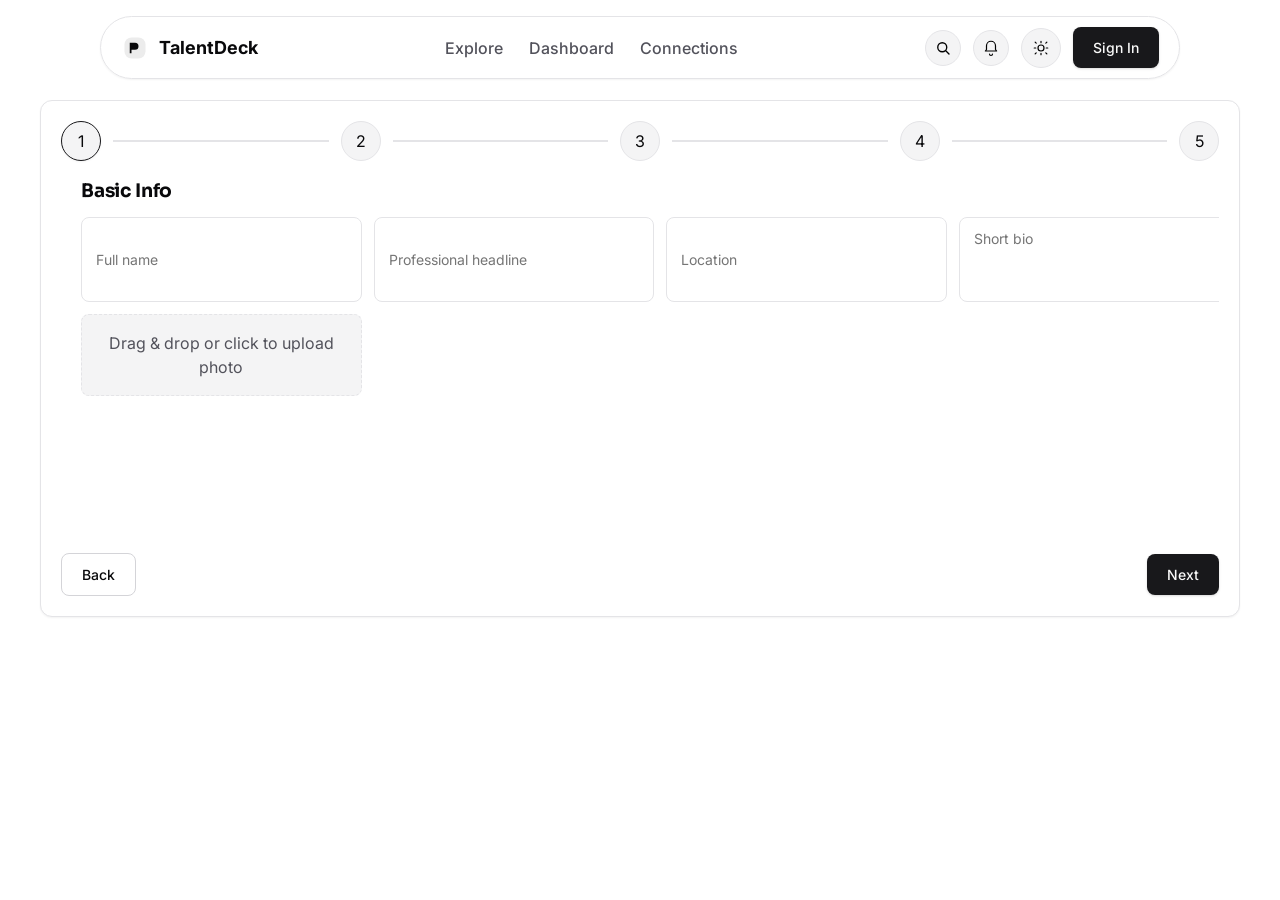
<file: create-profile.html>
<!doctype html>
<html lang="en">

<head>
    <meta charset="UTF-8" />
    <meta name="viewport" content="width=device-width, initial-scale=1.0" />
    <title>Create Profile | TalentDeck</title>
    <link rel="stylesheet" href="css/reset.css" />
    <link rel="stylesheet" href="css/variables.css" />
    <link rel="stylesheet" href="css/base.css" />
    <link rel="stylesheet" href="css/navbar.css" />
    <link rel="stylesheet" href="css/components.css" />
    <link rel="stylesheet" href="css/animations.css" />
    <link rel="stylesheet" href="css/dark-mode.css" />
    <link rel="stylesheet" href="css/pages/create-profile.css" />
</head>

<body>
    <div class="navbar-wrapper">
        <nav class="nav-dock">
            <a class="nav-brand" href="index.html" aria-label="TalentDeck home">
                <svg width="28" height="28" viewBox="0 0 32 32" fill="none" xmlns="http://www.w3.org/2000/svg">
                    <rect x="4" y="4" width="24" height="24" rx="8" fill="currentColor" opacity="0.08" />
                    <path d="M10 22V10h6a4 4 0 1 1 0 8h-4v4z" fill="currentColor" />
                </svg>
                <span>TalentDeck</span>
            </a>
            <div class="nav-links">
                <a data-nav-link href="explore.html">Explore</a>
                <a data-nav-link href="dashboard.html">Dashboard</a>
                <a data-nav-link href="connections.html">Connections</a>
            </div>
            <div class="nav-actions">
                <button class="icon-button" aria-label="Search"><img src="assets/icons/search.svg" width="18"
                        height="18" alt="" /></button>
                <button class="icon-button" aria-label="Notifications"><img src="assets/icons/bell.svg" width="18"
                        height="18" alt="" /></button>
                <button class="theme-toggle" data-theme-toggle aria-label="Toggle theme"><span class="sr-only">Toggle
                        theme</span><img class="theme-toggle__icon theme-toggle__icon--sun" src="assets/icons/sun.svg"
                        alt="" /><img class="theme-toggle__icon theme-toggle__icon--moon" src="assets/icons/moon.svg"
                        alt="" /><span class="theme-toggle__thumb"></span></button>
                <a class="btn btn-primary" href="login.html">Sign In</a>
            </div>
        </nav>
    </div>
    <div class="mobile-dock">
        <a class="mobile-dock__item" href="index.html" aria-label="Home"><img src="assets/icons/grid.svg" width="18"
                height="18" alt="" /></a>
        <a class="mobile-dock__item" href="explore.html" aria-label="Explore"><img src="assets/icons/search.svg"
                width="18" height="18" alt="" /></a>
        <a class="mobile-dock__item" href="dashboard.html" aria-label="Dashboard"><img src="assets/icons/user.svg"
                width="18" height="18" alt="" /></a>
        <a class="mobile-dock__item" href="connections.html" aria-label="Connections"><img src="assets/icons/people.svg"
                width="18" height="18" alt="" /></a>
        <a class="mobile-dock__item" href="create-profile.html" aria-label="Create profile"><img
                src="assets/icons/plus.svg" width="18" height="18" alt="" /></a>
    </div>

    <main class="container create">
        <div class="wizard card">
            <div class="wizard__nav">
                <div class="stepper__item active" data-stepper-item>1</div>
                <div class="stepper__line" data-stepper-line></div>
                <div class="stepper__item" data-stepper-item>2</div>
                <div class="stepper__line" data-stepper-line></div>
                <div class="stepper__item" data-stepper-item>3</div>
                <div class="stepper__line" data-stepper-line></div>
                <div class="stepper__item" data-stepper-item>4</div>
                <div class="stepper__line" data-stepper-line></div>
                <div class="stepper__item" data-stepper-item>5</div>
            </div>
            <div class="wizard__body">
                <div class="wizard__step active" data-step>
                    <h3>Basic Info</h3>
                    <div class="form-grid" style="margin-top:12px;">
                        <input class="input" placeholder="Full name" />
                        <input class="input" placeholder="Professional headline" />
                        <input class="input" placeholder="Location" />
                        <textarea class="textarea" rows="3" maxlength="300" placeholder="Short bio"></textarea>
                        <div class="dropzone">Drag & drop or click to upload photo</div>
                    </div>
                </div>
                <div class="wizard__step" data-step>
                    <h3>Skills</h3>
                    <div class="form-grid" style="margin-top:12px;">
                        <input class="input" placeholder="Current role / title" />
                        <input class="input" type="number" placeholder="Years of experience" />
                    </div>
                    <div class="tag-input" data-tag-input>
                        <div class="chip">TypeScript</div>
                        <div data-tags></div>
                        <input type="text" placeholder="Add skill and press Enter" />
                    </div>
                </div>
                <div class="wizard__step" data-step>
                    <h3>Experience</h3>
                    <div class="inline-card">
                        <div class="form-grid">
                            <input class="input" placeholder="Company name" />
                            <input class="input" placeholder="Role title" />
                            <input class="input" placeholder="Start (MM/YYYY)" />
                            <input class="input" placeholder="End (MM/YYYY)" />
                        </div>
                        <textarea class="textarea" rows="3" placeholder="Description"></textarea>
                        <div class="flex" style="gap:8px; justify-content:flex-end;"><button
                                class="btn btn-outline">Cancel</button><button class="btn btn-primary">Save</button>
                        </div>
                    </div>
                    <div class="list-items">
                        <div class="inline-card">No experiences added yet.</div>
                    </div>
                </div>
                <div class="wizard__step" data-step>
                    <h3>Projects</h3>
                    <div class="inline-card">
                        <div class="form-grid">
                            <input class="input" placeholder="Project name" />
                            <input class="input" placeholder="GitHub URL" />
                            <input class="input" placeholder="Live URL" />
                        </div>
                        <textarea class="textarea" rows="3" placeholder="Description"></textarea>
                        <div class="tag-input" data-tag-input>
                            <div data-tags></div>
                            <input type="text" placeholder="Tech stack tags" />
                        </div>
                        <div class="flex" style="gap:8px; justify-content:flex-end;"><button
                                class="btn btn-outline">Cancel</button><button class="btn btn-primary">Save</button>
                        </div>
                    </div>
                    <div class="list-items">
                        <div class="inline-card">No projects added yet.</div>
                    </div>
                </div>
                <div class="wizard__step" data-step>
                    <h3>Preferences & Publish</h3>
                    <div class="form-grid" style="margin-top:12px;">
                        <label class="chip chip-toggle active">Open to opportunities</label>
                        <div class="chip-grid">
                            <span class="chip chip-toggle">Full-time</span>
                            <span class="chip chip-toggle">Part-time</span>
                            <span class="chip chip-toggle">Contract</span>
                            <span class="chip chip-toggle">Freelance</span>
                        </div>
                        <div class="chip-grid">
                            <span class="chip chip-toggle">Startup</span>
                            <span class="chip chip-toggle">Mid-size</span>
                            <span class="chip chip-toggle">Enterprise</span>
                            <span class="chip chip-toggle">Remote-first</span>
                        </div>
                        <div class="tag-input" data-tag-input>
                            <div data-tags></div>
                            <input type="text" placeholder="Preferred roles" />
                        </div>
                        <label><input type="checkbox" /> Public profile</label>
                    </div>
                    <button class="btn btn-primary" data-publish style="margin-top:12px;">Publish Profile</button>
                </div>
            </div>
            <div class="flex-between" style="margin-top:16px;">
                <button class="btn btn-outline" data-prev>Back</button>
                <button class="btn btn-primary" data-next>Next</button>
            </div>
            <div class="confetti"></div>
        </div>
    </main>

    <script src="js/theme.js" type="module"></script>
    <script src="js/navbar.js" type="module"></script>
    <script src="js/navAuth.js" type="module"></script>
    <script src="js/animations.js" type="module"></script>
    <script src="js/pages/create-profile.js" type="module"></script>
</body>

</html>
</file>
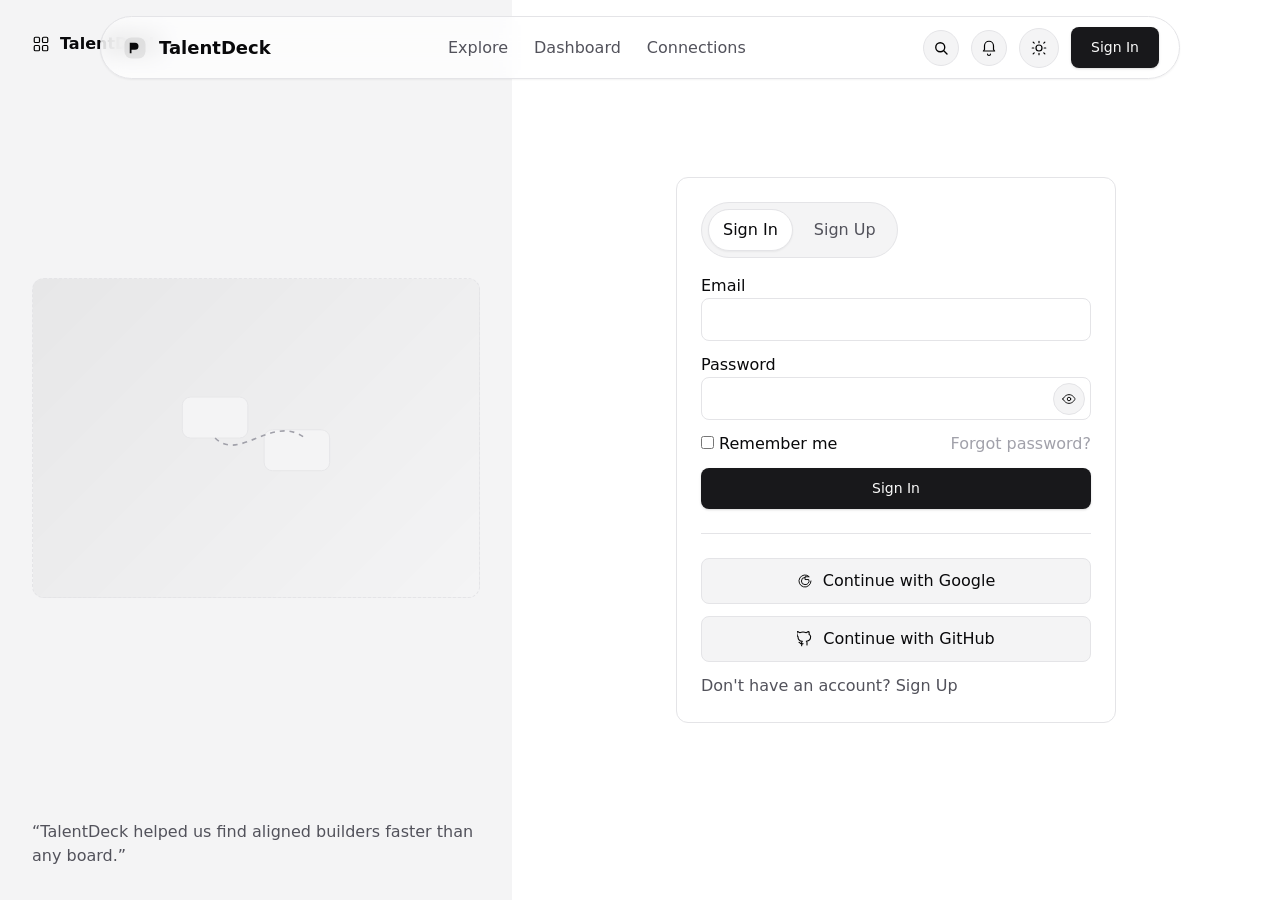
<file: dashboard.html>
<!doctype html>
<html lang="en">

<head>
    <meta charset="UTF-8" />
    <meta name="viewport" content="width=device-width, initial-scale=1.0" />
    <title>Dashboard | TalentDeck</title>
    <link rel="stylesheet" href="css/reset.css" />
    <link rel="stylesheet" href="css/variables.css" />
    <link rel="stylesheet" href="css/base.css" />
    <link rel="stylesheet" href="css/navbar.css" />
    <link rel="stylesheet" href="css/components.css" />
    <link rel="stylesheet" href="css/animations.css" />
    <link rel="stylesheet" href="css/dark-mode.css" />
    <link rel="stylesheet" href="css/pages/dashboard.css" />
</head>

<body style="opacity:0; transition: opacity 0.3s ease;">
    <div class="navbar-wrapper">
        <nav class="nav-dock">
            <a class="nav-brand" href="index.html" aria-label="TalentDeck home">
                <svg width="28" height="28" viewBox="0 0 32 32" fill="none" xmlns="http://www.w3.org/2000/svg">
                    <rect x="4" y="4" width="24" height="24" rx="8" fill="currentColor" opacity="0.08" />
                    <path d="M10 22V10h6a4 4 0 1 1 0 8h-4v4z" fill="currentColor" />
                </svg>
                <span>TalentDeck</span>
            </a>
            <div class="nav-links">
                <a data-nav-link href="explore.html">Explore</a>
                <a data-nav-link href="dashboard.html">Dashboard</a>
                <a data-nav-link href="connections.html">Connections</a>
            </div>
            <div class="nav-actions">
                <button class="icon-button" aria-label="Search"><img src="assets/icons/search.svg" width="18"
                        height="18" alt="" /></button>
                <button class="icon-button" aria-label="Notifications"><img src="assets/icons/bell.svg" width="18"
                        height="18" alt="" /></button>
                <button class="theme-toggle" data-theme-toggle aria-label="Toggle theme"><span class="sr-only">Toggle
                        theme</span><img class="theme-toggle__icon theme-toggle__icon--sun" src="assets/icons/sun.svg"
                        alt="" /><img class="theme-toggle__icon theme-toggle__icon--moon" src="assets/icons/moon.svg"
                        alt="" /><span class="theme-toggle__thumb"></span></button>
                <a class="btn btn-primary" href="login.html">Sign In</a>
            </div>
        </nav>
    </div>
    <div class="mobile-dock">
        <a class="mobile-dock__item" href="index.html" aria-label="Home"><img src="assets/icons/grid.svg" width="18"
                height="18" alt="" /></a>
        <a class="mobile-dock__item" href="explore.html" aria-label="Explore"><img src="assets/icons/search.svg"
                width="18" height="18" alt="" /></a>
        <a class="mobile-dock__item" href="dashboard.html" aria-label="Dashboard"><img src="assets/icons/user.svg"
                width="18" height="18" alt="" /></a>
        <a class="mobile-dock__item" href="connections.html" aria-label="Connections"><img src="assets/icons/people.svg"
                width="18" height="18" alt="" /></a>
        <a class="mobile-dock__item" href="create-profile.html" aria-label="Create profile"><img
                src="assets/icons/plus.svg" width="18" height="18" alt="" /></a>
    </div>

    <div class="dashboard-layout">
        <aside class="sidebar-rail">
            <div class="sidebar-rail__logo">
                <svg width="22" height="22" viewBox="0 0 32 32" fill="none" xmlns="http://www.w3.org/2000/svg">
                    <rect x="4" y="4" width="24" height="24" rx="8" fill="currentColor" opacity="0.08" />
                    <path d="M10 22V10h6a4 4 0 1 1 0 8h-4v4z" fill="currentColor" />
                </svg>
                TalentDeck
            </div>
            <div class="sidebar-user-card">
                <div class="sidebar-user-card__avatar">
                    <img src="https://api.dicebear.com/7.x/notionists/svg?seed=Arjun&backgroundColor=transparent"
                        alt="Arjun" />
                </div>
                <div>
                    <div style="font-weight:600; font-size:14px;">Arjun Mehta</div>
                    <div class="text-muted" style="font-size:12px;">Senior Frontend Engineer</div>
                </div>
            </div>
            <nav class="sidebar-nav">
                <a class="sidebar-link active" href="#" data-sidebar-target="overview"><img src="assets/icons/grid.svg"
                        width="16" height="16" alt="" /> Overview</a>
                <a class="sidebar-link" href="#" data-sidebar-target="profile"><img src="assets/icons/user.svg"
                        width="16" height="16" alt="" /> My Profile</a>
                <a class="sidebar-link" href="connections.html"><img src="assets/icons/people.svg" width="16"
                        height="16" alt="" /> Connections</a>
                <a class="sidebar-link" href="#" data-sidebar-target="messages"><img src="assets/icons/chat.svg"
                        width="16" height="16" alt="" /> Messages <span class="sidebar-badge">3</span></a>
                <a class="sidebar-link" href="#" data-sidebar-target="analytics"><img src="assets/icons/chart.svg"
                        width="16" height="16" alt="" /> Analytics</a>
                <a class="sidebar-link" href="#" data-sidebar-target="settings"><img src="assets/icons/gear.svg"
                        width="16" height="16" alt="" /> Settings</a>
                <a class="sidebar-link sidebar-link--danger" href="#"><img src="assets/icons/exit.svg" width="16"
                        height="16" alt="" /> Logout</a>
            </nav>
        </aside>

        <main class="dashboard-main">
            <!-- OVERVIEW SECTION -->
            <div data-section="overview">
                <header class="dashboard-header">
                    <div>
                        <h2 data-greeting></h2>
                        <p class="text-secondary" data-date></p>
                    </div>
                    <div style="display:flex; gap:10px; align-items:center;">
                        <span class="badge badge-success"><span class="badge-dot"
                                style="background:#16a34a;"></span>Profile Live</span>
                        <span class="badge badge-outline">82% complete</span>
                    </div>
                </header>

                <section class="stats-row" data-stagger>
                    <article class="card stat-card">
                        <div class="stat-card__icon" style="background: rgba(59,130,246,0.1); color: #3b82f6;">
                            <img src="assets/icons/eye.svg" width="20" height="20" alt="" style="filter: none;" />
                        </div>
                        <div>
                            <div class="stat-card__value">2,481</div>
                            <div class="text-secondary">Profile Views</div>
                        </div>
                        <div class="stat-card__sub"><span class="stat-arrow stat-arrow--up">↑</span> +12.4% this week
                        </div>
                    </article>
                    <article class="card stat-card">
                        <div class="stat-card__icon" style="background: rgba(16,185,129,0.1); color: #10b981;">
                            <img src="assets/icons/mail.svg" width="20" height="20" alt="" style="filter: none;" />
                        </div>
                        <div>
                            <div class="stat-card__value">17</div>
                            <div class="text-secondary">Reach Outs</div>
                        </div>
                        <div class="stat-card__sub"><span class="stat-arrow stat-arrow--up">↑</span> +3 this week
                        </div>
                    </article>
                    <article class="card stat-card">
                        <div class="stat-card__icon" style="background: rgba(124,58,237,0.1); color: #7c3aed;">
                            <img src="assets/icons/people.svg" width="20" height="20" alt="" style="filter: none;" />
                        </div>
                        <div>
                            <div class="stat-card__value">8</div>
                            <div class="text-secondary">Connections</div>
                        </div>
                        <div class="stat-card__sub"><span class="stat-arrow stat-arrow--up">↑</span> +2 new</div>
                    </article>
                    <article class="card stat-card">
                        <div class="stat-card__icon" style="background: rgba(245,158,11,0.1); color: #f59e0b;">
                            <img src="assets/icons/star.svg" width="20" height="20" alt="" style="filter: none;" />
                        </div>
                        <div>
                            <div class="stat-card__value">94%</div>
                            <div class="text-secondary">Response Rate</div>
                        </div>
                        <div class="stat-card__sub text-muted">Top 5% on TalentDeck</div>
                    </article>
                </section>

                <div class="dashboard-grid">
                    <section class="card dashboard-card dashboard-card--wide">
                        <div class="dashboard-card__header">
                            <h3>Profile Views — Last 14 Days</h3>
                            <span class="badge badge-outline">Live</span>
                        </div>
                        <div class="chart-container">
                            <canvas data-views-chart></canvas>
                        </div>
                    </section>

                    <section class="card dashboard-card">
                        <div class="dashboard-card__header">
                            <h3>Profile Completion</h3>
                            <span class="text-muted">82%</span>
                        </div>
                        <div class="progress-bar" style="margin-bottom:16px;">
                            <div class="progress-bar__fill" style="width:82%"></div>
                        </div>
                        <div class="checklist">
                            <div class="checklist__item checklist__item--done"><img src="assets/icons/check.svg"
                                    width="14" height="14" alt="" /> Basic Info</div>
                            <div class="checklist__item checklist__item--done"><img src="assets/icons/check.svg"
                                    width="14" height="14" alt="" /> Skills Added</div>
                            <div class="checklist__item checklist__item--done"><img src="assets/icons/check.svg"
                                    width="14" height="14" alt="" /> Work Experience</div>
                            <div class="checklist__item checklist__item--done"><img src="assets/icons/check.svg"
                                    width="14" height="14" alt="" /> Profile Photo</div>
                            <div class="checklist__item"><span class="badge badge-outline">Add Projects
                                    (+10%)</span></div>
                            <div class="checklist__item"><span class="badge badge-outline">Upload Portfolio
                                    (+5%)</span></div>
                            <div class="checklist__item"><span class="badge badge-outline">Add Education
                                    (+3%)</span></div>
                        </div>
                    </section>

                    <section class="card dashboard-card dashboard-card--wide">
                        <div class="dashboard-card__header">
                            <h3>Recent Activity</h3>
                            <a class="btn-ghost" href="connections.html">View All</a>
                        </div>
                        <div class="activity">
                            <div class="activity-item">
                                <div class="activity-item__left">
                                    <div class="avatar"
                                        style="background:#4338ca; width:36px; height:36px; border-radius:50%; font-size:13px;">
                                        <img src="https://api.dicebear.com/7.x/notionists/svg?seed=Priya&backgroundColor=b6e3f4"
                                            alt="PM" />
                                    </div>
                                    <div>
                                        <span><strong>Priya Menon</strong> from Razorpay viewed your
                                            profile</span>
                                        <div class="text-muted" style="font-size:12px;">Senior Recruiter · Design
                                            Systems Team</div>
                                    </div>
                                </div>
                                <span class="text-muted">2h ago</span>
                            </div>
                            <div class="activity-item">
                                <div class="activity-item__left">
                                    <div class="avatar"
                                        style="background:#0f766e; width:36px; height:36px; border-radius:50%; font-size:13px;">
                                        <img src="https://api.dicebear.com/7.x/notionists/svg?seed=Rahul&backgroundColor=c0aede"
                                            alt="RD" />
                                    </div>
                                    <div>
                                        <span><strong>Rahul Desai</strong> sent you a reach out</span>
                                        <div class="text-muted" style="font-size:12px;">Hiring Manager at Zepto ·
                                            Growth Squad</div>
                                    </div>
                                </div>
                                <span class="text-muted">5h ago</span>
                            </div>
                            <div class="activity-item">
                                <div class="activity-item__left">
                                    <div class="avatar"
                                        style="background:#be123c; width:36px; height:36px; border-radius:50%; font-size:13px;">
                                        <img src="https://api.dicebear.com/7.x/notionists/svg?seed=Meera&backgroundColor=d1d4f9"
                                            alt="MG" />
                                    </div>
                                    <div>
                                        <span>You connected with <strong>Meera Gupta</strong></span>
                                        <div class="text-muted" style="font-size:12px;">Talent Partner at Swiggy
                                        </div>
                                    </div>
                                </div>
                                <span class="text-muted">1d ago</span>
                            </div>
                            <div class="activity-item">
                                <div class="activity-item__left">
                                    <div class="avatar"
                                        style="background:#7c3aed; width:36px; height:36px; border-radius:50%; font-size:13px;">
                                        <img src="https://api.dicebear.com/7.x/notionists/svg?seed=Aria&backgroundColor=ffd5dc"
                                            alt="AL" />
                                    </div>
                                    <div>
                                        <span><strong>Aria Lane</strong> from Stripe saved your profile</span>
                                        <div class="text-muted" style="font-size:12px;">Recruiter · Platform
                                            Engineering</div>
                                    </div>
                                </div>
                                <span class="text-muted">2d ago</span>
                            </div>
                            <div class="activity-item">
                                <div class="activity-item__left">
                                    <div class="avatar"
                                        style="background:#2563eb; width:36px; height:36px; border-radius:50%; font-size:13px;">
                                        <img src="https://api.dicebear.com/7.x/notionists/svg?seed=Leo&backgroundColor=b6e3f4"
                                            alt="LC" />
                                    </div>
                                    <div>
                                        <span><strong>Leo Chen</strong> from Figma wants to connect</span>
                                        <div class="text-muted" style="font-size:12px;">Design Recruiter · IC Roles
                                        </div>
                                    </div>
                                </div>
                                <span class="text-muted">3d ago</span>
                            </div>
                        </div>
                    </section>

                    <section class="card dashboard-card">
                        <div class="dashboard-card__header">
                            <h3>Your Top Skills</h3>
                        </div>
                        <div class="skill-demand-list">
                            <div class="skill-demand-item">
                                <div class="flex-between">
                                    <span class="chip chip--blue">React</span>
                                    <span class="text-muted">Match: 94%</span>
                                </div>
                                <div class="progress-bar">
                                    <div class="progress-bar__fill" style="width:94%"></div>
                                </div>
                            </div>
                            <div class="skill-demand-item">
                                <div class="flex-between">
                                    <span class="chip chip--blue">TypeScript</span>
                                    <span class="text-muted">Match: 89%</span>
                                </div>
                                <div class="progress-bar">
                                    <div class="progress-bar__fill" style="width:89%"></div>
                                </div>
                            </div>
                            <div class="skill-demand-item">
                                <div class="flex-between">
                                    <span class="chip chip--green">Node.js</span>
                                    <span class="text-muted">Match: 76%</span>
                                </div>
                                <div class="progress-bar">
                                    <div class="progress-bar__fill" style="width:76%"></div>
                                </div>
                            </div>
                            <div class="skill-demand-item">
                                <div class="flex-between">
                                    <span class="chip chip--purple">Figma</span>
                                    <span class="text-muted">Match: 65%</span>
                                </div>
                                <div class="progress-bar">
                                    <div class="progress-bar__fill" style="width:65%"></div>
                                </div>
                            </div>
                            <div class="skill-demand-item">
                                <div class="flex-between">
                                    <span class="chip">CSS</span>
                                    <span class="text-muted">Match: 58%</span>
                                </div>
                                <div class="progress-bar">
                                    <div class="progress-bar__fill" style="width:58%"></div>
                                </div>
                            </div>
                        </div>
                    </section>
                </div>

                <section style="margin-top:20px;">
                    <h3 style="margin-bottom:10px;">Quick Actions</h3>
                    <div class="quick-actions">
                        <div class="quick-card" data-quick="Edit Profile">
                            <div class="quick-card__icon" style="background:rgba(59,130,246,0.1);">
                                <img src="assets/icons/user.svg" width="18" height="18" alt="" />
                            </div>
                            <div>
                                <div style="font-weight:600;">Edit Profile</div>
                                <div class="text-muted" style="font-size:12px;">Update your info</div>
                            </div>
                        </div>
                        <div class="quick-card" data-quick="Share Profile">
                            <div class="quick-card__icon" style="background:rgba(16,185,129,0.1);">
                                <img src="assets/icons/linkedin.svg" width="18" height="18" alt="" />
                            </div>
                            <div>
                                <div style="font-weight:600;">Share Link</div>
                                <div class="text-muted" style="font-size:12px;">Copy profile URL</div>
                            </div>
                        </div>
                        <div class="quick-card" data-quick="Preview">
                            <div class="quick-card__icon" style="background:rgba(124,58,237,0.1);">
                                <img src="assets/icons/globe.svg" width="18" height="18" alt="" />
                            </div>
                            <div>
                                <div style="font-weight:600;">Public Preview</div>
                                <div class="text-muted" style="font-size:12px;">View as recruiter</div>
                            </div>
                        </div>
                        <div class="quick-card" data-quick="Download Resume">
                            <div class="quick-card__icon" style="background:rgba(245,158,11,0.1);">
                                <img src="assets/icons/briefcase.svg" width="18" height="18" alt="" />
                            </div>
                            <div>
                                <div style="font-weight:600;">Download Resume</div>
                                <div class="text-muted" style="font-size:12px;">Auto-generated PDF</div>
                            </div>
                        </div>
                    </div>
                </section>

                <section style="margin-top:20px;">
                    <div class="flex-between" style="margin-bottom:10px;">
                        <h3>Companies Interested in You</h3>
                        <a class="btn-ghost" href="connections.html">See All</a>
                    </div>
                    <div class="companies-grid">
                        <div class="company-card card">
                            <div class="company-card__logo" style="background:#000; color:#fff;">R</div>
                            <div>
                                <div style="font-weight:600;">Razorpay</div>
                                <div class="text-muted" style="font-size:13px;">Design Systems · Bangalore</div>
                            </div>
                            <span class="badge badge-success">Active</span>
                        </div>
                        <div class="company-card card">
                            <div class="company-card__logo" style="background:#dc2626; color:#fff;">Z</div>
                            <div>
                                <div style="font-weight:600;">Zepto</div>
                                <div class="text-muted" style="font-size:13px;">Growth Squad · Mumbai</div>
                            </div>
                            <span class="badge badge-warning">Pending</span>
                        </div>
                        <div class="company-card card">
                            <div class="company-card__logo" style="background:#f97316; color:#fff;">S</div>
                            <div>
                                <div style="font-weight:600;">Swiggy</div>
                                <div class="text-muted" style="font-size:13px;">Platform · Bangalore</div>
                            </div>
                            <span class="badge badge-success">Connected</span>
                        </div>
                        <div class="company-card card">
                            <div class="company-card__logo" style="background:#6366f1; color:#fff;">S</div>
                            <div>
                                <div style="font-weight:600;">Stripe</div>
                                <div class="text-muted" style="font-size:13px;">Frontend · Remote</div>
                            </div>
                            <span class="badge badge-outline">Saved</span>
                        </div>
                    </div>
                </section>
            </div>

            <!-- PROFILE SECTION -->
            <div data-section="profile" style="display:none;">
                <header class="dashboard-header">
                    <h2>My Profile</h2>
                    <a class="btn btn-primary" href="profile.html?id=1">View Public Profile</a>
                </header>
                <div class="profile-preview-card card">
                    <div class="profile-preview-card__cover"></div>
                    <div class="profile-preview-card__body">
                        <div class="profile-preview-card__avatar">
                            <img src="https://api.dicebear.com/7.x/notionists/svg?seed=Arjun&backgroundColor=transparent"
                                alt="Arjun Mehta" />
                        </div>
                        <div class="profile-preview-card__info">
                            <h3>Arjun Mehta</h3>
                            <p class="text-secondary">Senior Frontend Engineer · 6 years experience</p>
                            <p class="text-muted">Bangalore, India</p>
                            <div class="chip-grid" style="margin-top:12px;">
                                <span class="chip chip--blue">React</span>
                                <span class="chip chip--blue">TypeScript</span>
                                <span class="chip chip--green">Node.js</span>
                                <span class="chip chip--purple">Figma</span>
                                <span class="chip">CSS</span>
                            </div>
                        </div>
                    </div>
                    <div style="padding:20px;">
                        <p class="text-secondary">Crafting pixel-perfect UIs with a passion for performance and
                            accessibility. Open to founding engineer roles at early-stage startups.</p>
                        <div class="divider"></div>
                        <div class="flex-between">
                            <div>
                                <span class="badge badge-success"><span class="badge-dot"
                                        style="background:#16a34a;"></span>Open to Opportunities</span>
                            </div>
                            <div style="display:flex; gap:8px;">
                                <span class="chip">Full-time</span>
                                <span class="chip">Contract</span>
                            </div>
                        </div>
                    </div>
                </div>
            </div>

            <!-- MESSAGES SECTION -->
            <div data-section="messages" style="display:none;">
                <header class="dashboard-header">
                    <h2>Messages</h2>
                    <span class="badge badge-default">3 unread</span>
                </header>
                <div class="messages-list">
                    <div class="message-item message-item--unread">
                        <div class="avatar" style="background:#4338ca; width:40px; height:40px; border-radius:50%;">
                            <img src="https://api.dicebear.com/7.x/notionists/svg?seed=Priya&backgroundColor=b6e3f4"
                                alt="PM" />
                        </div>
                        <div class="message-item__body">
                            <div class="flex-between">
                                <strong>Priya Menon</strong>
                                <span class="text-muted" style="font-size:12px;">2h ago</span>
                            </div>
                            <div class="text-secondary" style="font-size:13px;">Razorpay · Senior Recruiter
                            </div>
                            <p style="margin-top:4px;">Hi Arjun! I saw your profile and loved your work on
                                design systems. We have an opening that could be a great fit...</p>
                        </div>
                    </div>
                    <div class="message-item message-item--unread">
                        <div class="avatar" style="background:#0f766e; width:40px; height:40px; border-radius:50%;">
                            <img src="https://api.dicebear.com/7.x/notionists/svg?seed=Rahul&backgroundColor=c0aede"
                                alt="RD" />
                        </div>
                        <div class="message-item__body">
                            <div class="flex-between">
                                <strong>Rahul Desai</strong>
                                <span class="text-muted" style="font-size:12px;">5h ago</span>
                            </div>
                            <div class="text-secondary" style="font-size:13px;">Zepto · Hiring Manager</div>
                            <p style="margin-top:4px;">Hey! We're building a new product growth squad and your
                                frontend + product thinking stands out. Would love to chat...</p>
                        </div>
                    </div>
                    <div class="message-item message-item--unread">
                        <div class="avatar" style="background:#2563eb; width:40px; height:40px; border-radius:50%;">
                            <img src="https://api.dicebear.com/7.x/notionists/svg?seed=Leo&backgroundColor=b6e3f4"
                                alt="LC" />
                        </div>
                        <div class="message-item__body">
                            <div class="flex-between">
                                <strong>Leo Chen</strong>
                                <span class="text-muted" style="font-size:12px;">3d ago</span>
                            </div>
                            <div class="text-secondary" style="font-size:13px;">Figma · Design Recruiter</div>
                            <p style="margin-top:4px;">Your design system pipeline project (Forma) is exactly
                                the kind of work we value at Figma. Are you open to exploring IC roles?</p>
                        </div>
                    </div>
                    <div class="message-item">
                        <div class="avatar" style="background:#be123c; width:40px; height:40px; border-radius:50%;">
                            <img src="https://api.dicebear.com/7.x/notionists/svg?seed=Meera&backgroundColor=d1d4f9"
                                alt="MG" />
                        </div>
                        <div class="message-item__body">
                            <div class="flex-between">
                                <strong>Meera Gupta</strong>
                                <span class="text-muted" style="font-size:12px;">1d ago</span>
                            </div>
                            <div class="text-secondary" style="font-size:13px;">Swiggy · Talent Partner</div>
                            <p style="margin-top:4px;">Thanks for connecting! I'd love to set up a call to
                                discuss the platform engineering role. When works for you?</p>
                        </div>
                    </div>
                    <div class="message-item">
                        <div class="avatar" style="background:#7c3aed; width:40px; height:40px; border-radius:50%;">
                            <img src="https://api.dicebear.com/7.x/notionists/svg?seed=Vikram&backgroundColor=ffd5dc"
                                alt="VR" />
                        </div>
                        <div class="message-item__body">
                            <div class="flex-between">
                                <strong>Vikram Rao</strong>
                                <span class="text-muted" style="font-size:12px;">5d ago</span>
                            </div>
                            <div class="text-secondary" style="font-size:13px;">PhonePe · Engineering Manager
                            </div>
                            <p style="margin-top:4px;">We've been impressed by your contributions to open
                                source. Our payments team is looking for someone with exactly your skillset.</p>
                        </div>
                    </div>
                </div>
            </div>

            <!-- ANALYTICS SECTION -->
            <div data-section="analytics" style="display:none;">
                <header class="dashboard-header">
                    <h2>Analytics</h2>
                    <span class="badge badge-outline">Last 30 days</span>
                </header>
                <div class="analytics-grid">
                    <div class="card stat-card">
                        <div class="stat-card__value">2,481</div>
                        <div class="text-secondary">Profile Views</div>
                        <div class="stat-card__sub"><span class="stat-arrow stat-arrow--up">↑</span> +32% vs last
                            month</div>
                    </div>
                    <div class="card stat-card">
                        <div class="stat-card__value">147</div>
                        <div class="text-secondary">Search Appearances</div>
                        <div class="stat-card__sub"><span class="stat-arrow stat-arrow--up">↑</span> +18% vs last
                            month</div>
                    </div>
                    <div class="card stat-card">
                        <div class="stat-card__value">17</div>
                        <div class="text-secondary">Reach Outs</div>
                        <div class="stat-card__sub"><span class="stat-arrow stat-arrow--up">↑</span> +5 vs last
                            month</div>
                    </div>
                    <div class="card stat-card">
                        <div class="stat-card__value">42s</div>
                        <div class="text-secondary">Avg. Time on Profile</div>
                        <div class="stat-card__sub text-muted">Above average</div>
                    </div>
                </div>
                <div class="card" style="margin-top:16px; padding:20px;">
                    <h3 style="margin-bottom:12px;">Where Views Come From</h3>
                    <div class="source-list">
                        <div class="source-item">
                            <div class="flex" style="gap:10px; align-items:center;">
                                <div class="source-bar" style="width:65%; background: var(--accent); opacity:0.15;">
                                </div>
                                <span>Direct Search</span>
                            </div>
                            <span class="text-muted">65%</span>
                        </div>
                        <div class="source-item">
                            <div class="flex" style="gap:10px; align-items:center;">
                                <div class="source-bar" style="width:20%; background: #3b82f6; opacity:0.3;"></div>
                                <span>Explore Page</span>
                            </div>
                            <span class="text-muted">20%</span>
                        </div>
                        <div class="source-item">
                            <div class="flex" style="gap:10px; align-items:center;">
                                <div class="source-bar" style="width:10%; background: #10b981; opacity:0.3;"></div>
                                <span>Shared Link</span>
                            </div>
                            <span class="text-muted">10%</span>
                        </div>
                        <div class="source-item">
                            <div class="flex" style="gap:10px; align-items:center;">
                                <div class="source-bar" style="width:5%; background: #f59e0b; opacity:0.3;"></div>
                                <span>External</span>
                            </div>
                            <span class="text-muted">5%</span>
                        </div>
                    </div>
                </div>
                <div class="card" style="margin-top:16px; padding:20px;">
                    <h3 style="margin-bottom:12px;">Top Searching Companies</h3>
                    <div class="activity">
                        <div class="activity-item">
                            <div class="activity-item__left">
                                <div class="company-card__logo"
                                    style="background:#000; color:#fff; width:36px; height:36px;">R</div>
                                <span>Razorpay — 12 views</span>
                            </div>
                            <span class="text-muted">Bangalore</span>
                        </div>
                        <div class="activity-item">
                            <div class="activity-item__left">
                                <div class="company-card__logo"
                                    style="background:#6366f1; color:#fff; width:36px; height:36px;">S</div>
                                <span>Stripe — 8 views</span>
                            </div>
                            <span class="text-muted">Remote</span>
                        </div>
                        <div class="activity-item">
                            <div class="activity-item__left">
                                <div class="company-card__logo"
                                    style="background:#dc2626; color:#fff; width:36px; height:36px;">Z</div>
                                <span>Zepto — 6 views</span>
                            </div>
                            <span class="text-muted">Mumbai</span>
                        </div>
                        <div class="activity-item">
                            <div class="activity-item__left">
                                <div class="company-card__logo"
                                    style="background:#f97316; color:#fff; width:36px; height:36px;">S</div>
                                <span>Swiggy — 4 views</span>
                            </div>
                            <span class="text-muted">Bangalore</span>
                        </div>
                    </div>
                </div>
            </div>

            <!-- SETTINGS SECTION -->
            <div data-section="settings" style="display:none;">
                <header class="dashboard-header">
                    <h2>Settings</h2>
                </header>
                <div class="settings-grid">
                    <section class="card" style="padding:20px;">
                        <h3 style="margin-bottom:16px;">Notifications</h3>
                        <div class="settings-list">
                            <label class="settings-item">
                                <div>
                                    <div style="font-weight:500;">Email Notifications</div>
                                    <div class="text-muted" style="font-size:13px;">Get notified when someone
                                        reaches out</div>
                                </div>
                                <input type="checkbox" checked />
                            </label>
                            <label class="settings-item">
                                <div>
                                    <div style="font-weight:500;">Weekly Digest</div>
                                    <div class="text-muted" style="font-size:13px;">Summary of profile views &
                                        reach outs</div>
                                </div>
                                <input type="checkbox" checked />
                            </label>
                            <label class="settings-item">
                                <div>
                                    <div style="font-weight:500;">Marketing Emails</div>
                                    <div class="text-muted" style="font-size:13px;">Product updates and tips
                                    </div>
                                </div>
                                <input type="checkbox" />
                            </label>
                        </div>
                    </section>
                    <section class="card" style="padding:20px;">
                        <h3 style="margin-bottom:16px;">Privacy</h3>
                        <div class="settings-list">
                            <label class="settings-item">
                                <div>
                                    <div style="font-weight:500;">Public Profile</div>
                                    <div class="text-muted" style="font-size:13px;">Visible to recruiters on
                                        Explore</div>
                                </div>
                                <input type="checkbox" checked />
                            </label>
                            <label class="settings-item">
                                <div>
                                    <div style="font-weight:500;">Show Location</div>
                                    <div class="text-muted" style="font-size:13px;">Display your city on your
                                        profile</div>
                                </div>
                                <input type="checkbox" checked />
                            </label>
                            <label class="settings-item">
                                <div>
                                    <div style="font-weight:500;">Allow Direct Messages</div>
                                    <div class="text-muted" style="font-size:13px;">Recruiters can message you
                                        directly</div>
                                </div>
                                <input type="checkbox" checked />
                            </label>
                        </div>
                    </section>
                    <section class="card" style="padding:20px;">
                        <h3 style="margin-bottom:16px;">Account</h3>
                        <div class="settings-list">
                            <div class="settings-item">
                                <div>
                                    <div style="font-weight:500;">Email</div>
                                    <div class="text-muted" style="font-size:13px;">arjun@talentdeck.com</div>
                                </div>
                                <button class="btn btn-outline"
                                    style="padding:6px 12px; font-size:13px;">Change</button>
                            </div>
                            <div class="settings-item">
                                <div>
                                    <div style="font-weight:500;">Password</div>
                                    <div class="text-muted" style="font-size:13px;">Last changed 30 days ago
                                    </div>
                                </div>
                                <button class="btn btn-outline"
                                    style="padding:6px 12px; font-size:13px;">Update</button>
                            </div>
                            <div class="settings-item" style="border-bottom:none;">
                                <div>
                                    <div style="font-weight:500; color:var(--destructive);">Delete Account</div>
                                    <div class="text-muted" style="font-size:13px;">Permanently delete your
                                        account and data</div>
                                </div>
                                <button class="btn btn-outline"
                                    style="padding:6px 12px; font-size:13px; border-color:var(--destructive); color:var(--destructive);">Delete</button>
                            </div>
                        </div>
                    </section>
                </div>
            </div>
        </main>
    </div>

    <script src="js/theme.js" type="module"></script>
    <script src="js/navbar.js" type="module"></script>
    <script src="js/navAuth.js" type="module"></script>
    <script src="js/animations.js" type="module"></script>
    <script src="js/pages/dashboard.js" type="module"></script>
</body>

</html>
</file>
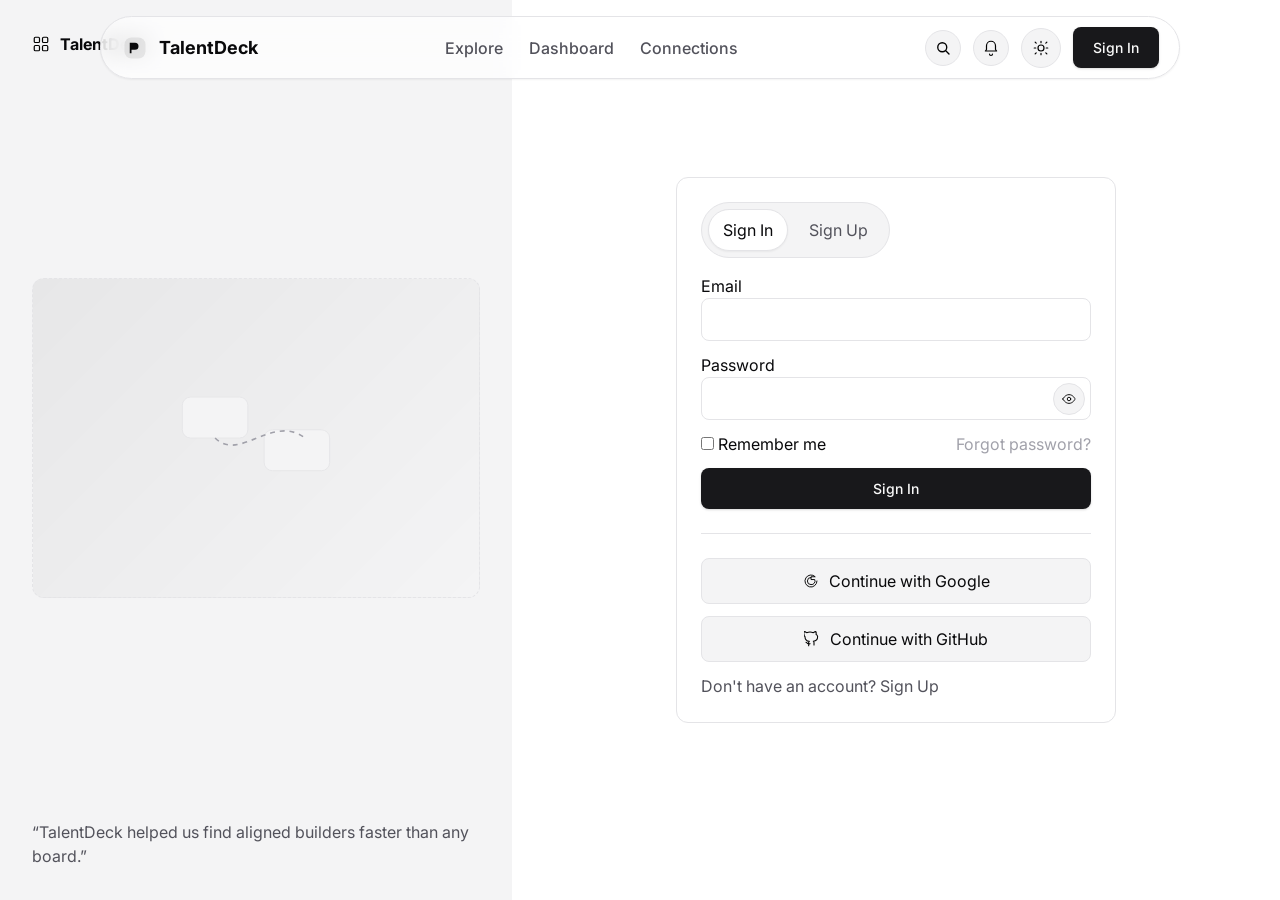
<file: login.html>
<!doctype html>
<html lang="en">

<head>
    <meta charset="UTF-8" />
    <meta name="viewport" content="width=device-width, initial-scale=1.0" />
    <title>Login | TalentDeck</title>
    <link rel="stylesheet" href="css/reset.css" />
    <link rel="stylesheet" href="css/variables.css" />
    <link rel="stylesheet" href="css/base.css" />
    <link rel="stylesheet" href="css/navbar.css" />
    <link rel="stylesheet" href="css/components.css" />
    <link rel="stylesheet" href="css/animations.css" />
    <link rel="stylesheet" href="css/dark-mode.css" />
    <link rel="stylesheet" href="css/pages/login.css" />
</head>

<body>
    <div class="navbar-wrapper">
        <nav class="nav-dock">
            <a class="nav-brand" href="index.html" aria-label="TalentDeck home">
                <svg width="28" height="28" viewBox="0 0 32 32" fill="none" xmlns="http://www.w3.org/2000/svg">
                    <rect x="4" y="4" width="24" height="24" rx="8" fill="currentColor" opacity="0.08" />
                    <path d="M10 22V10h6a4 4 0 1 1 0 8h-4v4z" fill="currentColor" />
                </svg>
                <span>TalentDeck</span>
            </a>
            <div class="nav-links">
                <a data-nav-link href="explore.html">Explore</a>
                <a data-nav-link href="dashboard.html">Dashboard</a>
                <a data-nav-link href="connections.html">Connections</a>
            </div>
            <div class="nav-actions">
                <button class="icon-button" aria-label="Search"><img src="assets/icons/search.svg" width="18"
                        height="18" alt="" /></button>
                <button class="icon-button" aria-label="Notifications"><img src="assets/icons/bell.svg" width="18"
                        height="18" alt="" /></button>
                <button class="theme-toggle" data-theme-toggle aria-label="Toggle theme"><span class="sr-only">Toggle
                        theme</span><img class="theme-toggle__icon theme-toggle__icon--sun" src="assets/icons/sun.svg"
                        alt="" /><img class="theme-toggle__icon theme-toggle__icon--moon" src="assets/icons/moon.svg"
                        alt="" /><span class="theme-toggle__thumb"></span></button>
                <a class="btn btn-primary" href="login.html">Sign In</a>
            </div>
        </nav>
    </div>
    <div class="mobile-dock">
        <a class="mobile-dock__item" href="index.html" aria-label="Home"><img src="assets/icons/grid.svg" width="18"
                height="18" alt="" /></a>
        <a class="mobile-dock__item" href="explore.html" aria-label="Explore"><img src="assets/icons/search.svg"
                width="18" height="18" alt="" /></a>
        <a class="mobile-dock__item" href="dashboard.html" aria-label="Dashboard"><img src="assets/icons/user.svg"
                width="18" height="18" alt="" /></a>
        <a class="mobile-dock__item" href="connections.html" aria-label="Connections"><img src="assets/icons/people.svg"
                width="18" height="18" alt="" /></a>
        <a class="mobile-dock__item" href="create-profile.html" aria-label="Create profile"><img
                src="assets/icons/plus.svg" width="18" height="18" alt="" /></a>
    </div>

    <main class="auth-layout">
        <div class="auth-visual">
            <div class="auth-visual__logo">
                <img src="assets/icons/grid.svg" width="18" height="18" alt="" />
                <span>TalentDeck</span>
            </div>
            <div class="auth-visual__art">
                <svg width="180" height="120" viewBox="0 0 220 140" fill="none" xmlns="http://www.w3.org/2000/svg"
                    aria-hidden="true">
                    <rect x="20" y="20" width="80" height="50" rx="10" fill="var(--surface)" stroke="var(--border)" />
                    <rect x="120" y="60" width="80" height="50" rx="10" fill="var(--surface)" stroke="var(--border)" />
                    <path d="M60 70 C90 100 130 40 170 70" stroke="var(--text-muted)" stroke-width="2"
                        stroke-dasharray="6 6" />
                </svg>
            </div>
            <p class="text-secondary">“TalentDeck helped us find aligned builders faster than any board.”</p>
        </div>

        <section class="auth-form">
            <div class="auth-card">
                <div class="tabs auth-tabs">
                    <button class="tab active" data-auth-tab="signin">Sign In</button>
                    <button class="tab" data-auth-tab="signup">Sign Up</button>
                </div>

                <form class="auth-fields active" data-auth-panel="signin" data-signin>
                    <label>Email<input class="input" type="email" required /></label>
                    <label>Password<div style="position:relative;"><input class="input" type="password"
                                required /><button type="button" class="icon-button" data-eye
                                style="position:absolute; right:6px; top:6px; width:32px; height:32px;"><img
                                    src="assets/icons/eye.svg" width="14" height="14" alt="" /></button></div></label>
                    <div class="inline">
                        <label><input type="checkbox" /> Remember me</label>
                        <a class="text-muted" href="#">Forgot password?</a>
                    </div>
                    <button class="btn btn-primary" type="submit">Sign In</button>
                    <div class="divider"></div>
                    <button class="oauth-btn"><img src="assets/icons/google.svg" width="16" height="16" alt="" />
                        Continue with Google</button>
                    <button class="oauth-btn"><img src="assets/icons/github.svg" width="16" height="16" alt="" />
                        Continue with GitHub</button>
                    <p class="text-secondary">Don't have an account? <a href="#" data-auth-tab="signup">Sign Up</a></p>
                </form>

                <form class="auth-fields" data-auth-panel="signup" data-signup>
                    <label>Full name<input class="input" type="text" required /></label>
                    <label>Email<input class="input" type="email" required /></label>
                    <label>Password<div class="strength">
                            <div class="strength__fill"></div>
                        </div>
                        <div style="position:relative;"><input class="input" type="password" data-password
                                required /><button type="button" class="icon-button" data-eye
                                style="position:absolute; right:6px; top:6px; width:32px; height:32px;"><img
                                    src="assets/icons/eye.svg" width="14" height="14" alt="" /></button></div>
                    </label>
                    <div class="role-toggle">
                        <div class="role-card active">I'm a Talent</div>
                        <div class="role-card">I'm a Recruiter</div>
                    </div>
                    <label><input type="checkbox" required /> I agree to terms</label>
                    <button class="btn btn-primary" type="submit">Create Account</button>
                    <div class="divider"></div>
                    <button class="oauth-btn"><img src="assets/icons/google.svg" width="16" height="16" alt="" />
                        Continue with Google</button>
                    <button class="oauth-btn"><img src="assets/icons/github.svg" width="16" height="16" alt="" />
                        Continue with GitHub</button>
                </form>
            </div>
        </section>
    </main>

    <script src="js/theme.js" type="module"></script>
    <script src="js/navbar.js" type="module"></script>
    <script src="js/navAuth.js" type="module"></script>
    <script src="js/animations.js" type="module"></script>
    <script src="js/pages/login.js" type="module"></script>
</body>

</html>
</file>
<file: css/variables.css>
:root {
  --background: #ffffff;
  --background-secondary: #fafafa;
  --surface: #f4f4f5;
  --surface-hover: #e4e4e7;
  --border: #e4e4e7;
  --border-strong: #d4d4d8;
  --text-primary: #09090b;
  --text-secondary: #52525b;
  --text-muted: #a1a1aa;
  --accent: #18181b;
  --accent-hover: #27272a;
  --accent-foreground: #fafafa;
  --brand: #000000;
  --brand-foreground: #ffffff;
  --success: #16a34a;
  --warning: #ca8a04;
  --destructive: #dc2626;
  --radius: 8px;
  --radius-lg: 12px;
  --radius-xl: 16px;
  --shadow-sm: 0 1px 2px rgba(0, 0, 0, 0.05);
  --shadow: 0 1px 3px rgba(0, 0, 0, 0.1), 0 1px 2px rgba(0, 0, 0, 0.06);
  --shadow-md: 0 4px 6px rgba(0, 0, 0, 0.07), 0 2px 4px rgba(0, 0, 0, 0.06);
  --shadow-lg: 0 10px 15px rgba(0, 0, 0, 0.1), 0 4px 6px rgba(0, 0, 0, 0.05);
  --navbar-blur: blur(12px) saturate(180%);
  --max-width: 1200px;
  --page-padding: 24px;
  --grid-gap: 20px;
  transition:
    background-color 0.4s ease,
    color 0.3s ease,
    border-color 0.3s ease,
    box-shadow 0.3s ease;
}

[data-theme="dark"] {
  --background: #09090b;
  --background-secondary: #0d0d10;
  --surface: #18181b;
  --surface-hover: #27272a;
  --border: #27272a;
  --border-strong: #3f3f46;
  --text-primary: #fafafa;
  --text-secondary: #a1a1aa;
  --text-muted: #52525b;
  --accent: #fafafa;
  --accent-hover: #e4e4e7;
  --accent-foreground: #09090b;
  --brand: #ffffff;
  --brand-foreground: #000000;
  --shadow-sm: 0 1px 2px rgba(0, 0, 0, 0.4);
  --shadow: 0 1px 3px rgba(0, 0, 0, 0.5), 0 1px 2px rgba(0, 0, 0, 0.4);
  --shadow-md: 0 4px 6px rgba(0, 0, 0, 0.4);
  --shadow-lg: 0 10px 15px rgba(0, 0, 0, 0.5);
}

* {
  transition:
    background-color 0.4s ease,
    color 0.3s ease,
    border-color 0.3s ease,
    box-shadow 0.3s ease;
}
</file>
<file: css/base.css>
@import url("https://fonts.googleapis.com/css2?family=Inter:wght@400;500;600;700&family=Sora:wght@600;700&display=swap");

:root {
  color-scheme: light;
}

[data-theme="dark"] {
  color-scheme: dark;
}

body {
  font-family:
    "Inter",
    system-ui,
    -apple-system,
    sans-serif;
  background: var(--background);
  color: var(--text-primary);
  min-height: 100vh;
  display: flex;
  flex-direction: column;
}

main {
  flex: 1;
}

h1,
h2,
h3,
h4,
h5,
h6 {
  font-family: "Sora", "Inter", system-ui, sans-serif;
  color: var(--text-primary);
  letter-spacing: -0.01em;
}

p {
  color: var(--text-secondary);
}

.container {
  width: min(1200px, 100% - 2 * var(--page-padding));
  margin: 0 auto;
}

.section {
  padding: 80px var(--page-padding);
}

.section__header {
  display: flex;
  align-items: center;
  justify-content: space-between;
  margin-bottom: 32px;
}

.grid {
  display: grid;
  gap: var(--grid-gap);
}

.text-muted {
  color: var(--text-muted);
}
.text-secondary {
  color: var(--text-secondary);
}
.text-primary {
  color: var(--text-primary);
}

.badge-dot {
  width: 8px;
  height: 8px;
  border-radius: 50%;
  display: inline-block;
  margin-right: 8px;
  background: var(--accent);
}

.surface {
  background: var(--surface);
  border: 1px solid var(--border);
  border-radius: var(--radius-lg);
  box-shadow: var(--shadow-sm);
}

.flex {
  display: flex;
}
.flex-between {
  display: flex;
  justify-content: space-between;
  align-items: center;
}
.flex-center {
  display: flex;
  justify-content: center;
  align-items: center;
}
.gap-12 {
  gap: 12px;
}
.gap-16 {
  gap: 16px;
}
.gap-20 {
  gap: 20px;
}

hr.divider {
  border: none;
  border-top: 1px solid var(--border);
  margin: 24px 0;
}

a:focus-visible,
button:focus-visible,
input:focus-visible,
textarea:focus-visible,
select:focus-visible {
  outline: 2px solid var(--accent);
  outline-offset: 2px;
}

.hero-blob {
  position: absolute;
  width: 600px;
  height: 600px;
  border-radius: 50%;
  filter: blur(60px);
  opacity: 0.6;
  pointer-events: none;
}

.sr-only {
  position: absolute;
  width: 1px;
  height: 1px;
  padding: 0;
  margin: -1px;
  overflow: hidden;
  clip: rect(0, 0, 0, 0);
  border: 0;
}

.hero-blob--1 {
  background: radial-gradient(circle, rgba(0, 0, 0, 0.04) 0%, transparent 70%);
  animation: blobFloat1 12s ease-in-out infinite;
}

.hero-blob--2 {
  background: radial-gradient(circle, rgba(0, 0, 0, 0.06) 0%, transparent 70%);
  animation: blobFloat2 14s ease-in-out infinite;
}

@media (max-width: 768px) {
  .section {
    padding: 56px var(--page-padding);
  }
  .section__header {
    flex-direction: column;
    align-items: flex-start;
    gap: 12px;
  }
}
</file>
<file: css/navbar.css>
.navbar-wrapper {
  position: fixed;
  top: 16px;
  left: 50%;
  transform: translateX(-50%);
  z-index: 1000;
  width: min(1080px, calc(100% - 32px));
  display: flex;
  justify-content: center;
}

.nav-dock {
  width: 100%;
  display: flex;
  align-items: center;
  justify-content: space-between;
  background: rgba(255, 255, 255, 0.7);
  padding: 10px 20px;
  border-radius: 999px;
  backdrop-filter: var(--navbar-blur);
  border: 1px solid var(--border);
  box-shadow: var(--shadow-sm);
  transition:
    padding 0.2s ease,
    box-shadow 0.2s ease,
    background 0.3s ease,
    border-color 0.3s ease,
    transform 0.2s ease;
}

[data-theme="dark"] .nav-dock {
  background: rgba(9, 9, 11, 0.75);
}

.nav-dock--compact {
  padding: 6px 16px;
  box-shadow: var(--shadow);
}

.nav-brand {
  display: flex;
  align-items: center;
  gap: 10px;
  font-weight: 700;
  font-size: 18px;
  color: var(--text-primary);
}

.nav-brand svg {
  width: 28px;
  height: 28px;
}

.nav-links {
  display: flex;
  gap: 18px;
  align-items: center;
  font-weight: 500;
  color: var(--text-secondary);
}

.nav-links a {
  position: relative;
  padding: 6px 4px;
}

.nav-links a.active::after {
  content: "";
  position: absolute;
  left: 50%;
  bottom: -4px;
  width: 6px;
  height: 6px;
  background: var(--accent);
  border-radius: 50%;
  transform: translateX(-50%);
}

.nav-actions {
  display: flex;
  gap: 12px;
  align-items: center;
}

.icon-button {
  width: 36px;
  height: 36px;
  border-radius: 999px;
  border: 1px solid var(--border);
  display: inline-flex;
  align-items: center;
  justify-content: center;
  background: var(--surface);
  transition:
    transform 0.15s ease,
    box-shadow 0.15s ease,
    border-color 0.15s ease,
    background 0.2s ease;
}

.icon-button:hover {
  transform: translateY(-1px);
  border-color: var(--accent);
}

.mobile-dock {
  position: fixed;
  left: 50%;
  bottom: 20px;
  transform: translateX(-50%);
  padding: 10px 24px;
  border-radius: 999px;
  background: rgba(255, 255, 255, 0.9);
  border: 1px solid var(--border);
  backdrop-filter: var(--navbar-blur);
  box-shadow: var(--shadow-md);
  display: none;
  gap: 24px;
  z-index: 1000;
}

[data-theme="dark"] .mobile-dock {
  background: rgba(9, 9, 11, 0.9);
}

.mobile-dock__item {
  width: 44px;
  height: 44px;
  border-radius: 50%;
  border: 1px solid var(--border);
  background: var(--surface);
  display: inline-flex;
  align-items: center;
  justify-content: center;
  position: relative;
}

.mobile-dock__item.active::after {
  content: "";
  position: absolute;
  bottom: -6px;
  left: 50%;
  transform: translateX(-50%);
  width: 6px;
  height: 6px;
  background: var(--accent);
  border-radius: 50%;
}

@media (max-width: 768px) {
  .navbar-wrapper {
    top: auto;
    bottom: 0;
    transform: translateX(-50%);
    margin: 0;
    pointer-events: none;
  }
  .nav-dock {
    display: none;
  }
  .mobile-dock {
    display: flex;
    pointer-events: auto;
  }
}
</file>
<file: css/components.css>
.btn {
  font-size: 14px;
  font-weight: 500;
  padding: 10px 20px;
  border-radius: var(--radius);
  border: none;
  cursor: pointer;
  transition: all 0.15s ease;
}

.btn-primary {
  background: var(--accent);
  color: var(--accent-foreground);
  box-shadow: var(--shadow);
}
.btn-primary:hover {
  background: var(--accent-hover);
  transform: translateY(-1px);
  box-shadow: var(--shadow-md);
}
.btn-primary:active {
  transform: translateY(0);
}

.btn-outline {
  background: transparent;
  border: 1px solid var(--border-strong);
  color: var(--text-primary);
}
.btn-outline:hover {
  background: var(--surface);
  border-color: var(--accent);
}

.btn-ghost {
  background: transparent;
  border: none;
  color: var(--text-secondary);
  padding: 8px 12px;
}
.btn-ghost:hover {
  background: var(--surface);
  color: var(--text-primary);
}

.input,
.select,
.textarea {
  width: 100%;
  padding: 10px 14px;
  border: 1px solid var(--border);
  border-radius: var(--radius);
  background: var(--background);
  color: var(--text-primary);
  font-size: 14px;
  transition:
    border-color 0.15s,
    box-shadow 0.15s;
}

.input:focus,
.select:focus,
.textarea:focus {
  border-color: var(--accent);
  box-shadow: 0 0 0 3px rgba(0, 0, 0, 0.06);
  outline: none;
}

.badge {
  display: inline-flex;
  align-items: center;
  gap: 6px;
  padding: 2px 10px;
  border-radius: 999px;
  font-size: 12px;
  font-weight: 500;
}
.badge-default {
  background: var(--surface);
  color: var(--text-secondary);
  border: 1px solid var(--border);
}
.badge-success {
  background: #dcfce7;
  color: #15803d;
  border: 1px solid rgba(21, 128, 61, 0.2);
}
[data-theme="dark"] .badge-success {
  background: #14532d;
  color: #86efac;
  border-color: rgba(134, 239, 172, 0.2);
}
.badge-warning {
  background: #fef9c3;
  color: #854d0e;
  border: 1px solid rgba(133, 77, 14, 0.2);
}
.badge-outline {
  background: transparent;
  border: 1px solid var(--border);
  color: var(--text-secondary);
}

.card {
  background: var(--background);
  border: 1px solid var(--border);
  border-radius: var(--radius-lg);
  padding: 20px;
  box-shadow: var(--shadow-sm);
  transition:
    transform 0.2s ease,
    box-shadow 0.2s ease,
    border-color 0.2s ease;
}

.card:hover {
  transform: translateY(-2px);
  border-color: var(--border-strong);
  box-shadow: var(--shadow-md);
}

.chip {
  display: inline-flex;
  align-items: center;
  padding: 6px 10px;
  background: var(--surface);
  border: 1px solid var(--border);
  border-radius: 999px;
  font-size: 13px;
  color: var(--text-secondary);
  gap: 6px;
}

.tag-input {
  display: flex;
  flex-wrap: wrap;
  gap: 8px;
  border: 1px dashed var(--border);
  padding: 8px;
  border-radius: var(--radius);
}
.tag-input input {
  border: none;
  flex: 1;
  min-width: 120px;
  padding: 6px;
  outline: none;
  background: transparent;
}

.modal-overlay {
  position: fixed;
  inset: 0;
  background: rgba(0, 0, 0, 0.35);
  backdrop-filter: blur(4px);
  display: none;
  align-items: center;
  justify-content: center;
  z-index: 1100;
}

.modal-overlay.active {
  display: flex;
  animation: fadeIn 0.2s ease forwards;
}

.modal {
  background: var(--background);
  border: 1px solid var(--border);
  border-radius: var(--radius-xl);
  padding: 24px;
  width: min(480px, 90%);
  box-shadow: var(--shadow-lg);
  transform: scale(0.95);
  opacity: 0;
  animation: modalIn 0.2s ease forwards;
  position: relative;
}

.modal__close {
  position: absolute;
  top: 12px;
  right: 12px;
  width: 32px;
  height: 32px;
  border-radius: 50%;
  border: 1px solid var(--border);
  display: inline-flex;
  align-items: center;
  justify-content: center;
  background: var(--surface);
}

.toast-container {
  position: fixed;
  top: 80px;
  right: 24px;
  display: flex;
  flex-direction: column;
  gap: 12px;
  z-index: 1200;
}

.toast {
  min-width: 260px;
  padding: 12px 14px;
  border-radius: var(--radius-lg);
  border-left: 4px solid var(--accent);
  background: var(--background);
  box-shadow: var(--shadow-md);
  border: 1px solid var(--border);
  display: flex;
  gap: 10px;
  align-items: flex-start;
  cursor: pointer;
  transform: translateX(24px);
  opacity: 0;
  animation: toastIn 0.2s ease forwards;
}

.toast--success {
  border-left-color: var(--success);
}
.toast--error {
  border-left-color: var(--destructive);
}
.toast--info {
  border-left-color: #2563eb;
}

.tabs {
  display: inline-flex;
  background: var(--surface);
  border-radius: 999px;
  border: 1px solid var(--border);
  padding: 6px;
  gap: 6px;
}

.tab {
  padding: 8px 14px;
  border-radius: 999px;
  color: var(--text-secondary);
  cursor: pointer;
  border: 1px solid transparent;
  transition: all 0.15s ease;
}

.tab.active {
  background: var(--background);
  border-color: var(--border);
  color: var(--text-primary);
  box-shadow: var(--shadow-sm);
}

.progress-bar {
  width: 100%;
  height: 8px;
  background: var(--surface);
  border-radius: 999px;
  overflow: hidden;
}

.progress-bar__fill {
  height: 100%;
  background: var(--accent);
  width: 0;
  border-radius: 999px;
  transition: width 0.3s ease;
}

.drawer {
  position: fixed;
  top: 0;
  right: -420px;
  width: 400px;
  height: 100vh;
  background: var(--background);
  border-left: 1px solid var(--border);
  box-shadow: -4px 0 16px rgba(0, 0, 0, 0.12);
  padding: 24px;
  transition: right 0.25s ease;
  z-index: 1150;
}

.drawer.active {
  right: 0;
}

.stepper {
  display: flex;
  align-items: center;
  gap: 12px;
}
.stepper__item {
  width: 40px;
  height: 40px;
  border-radius: 50%;
  border: 1px solid var(--border);
  display: inline-flex;
  align-items: center;
  justify-content: center;
  background: var(--surface);
  position: relative;
}

.stepper__item.completed {
  background: var(--accent);
  color: var(--accent-foreground);
  border-color: var(--accent);
}
.stepper__item.active {
  border-color: var(--accent);
  box-shadow: var(--shadow-sm);
}

.stepper__line {
  flex: 1;
  height: 2px;
  background: var(--border);
}
.stepper__line.completed {
  background: var(--accent);
}

.oauth-btn {
  width: 100%;
  border: 1px solid var(--border);
  border-radius: var(--radius);
  padding: 10px 14px;
  display: flex;
  align-items: center;
  gap: 10px;
  justify-content: center;
  background: var(--surface);
  transition:
    border-color 0.15s ease,
    transform 0.15s ease;
}

.oauth-btn:hover {
  border-color: var(--accent);
  transform: translateY(-1px);
}

@keyframes toastIn {
  from {
    opacity: 0;
    transform: translateX(24px);
  }
  to {
    opacity: 1;
    transform: translateX(0);
  }
}
@keyframes modalIn {
  from {
    opacity: 0;
    transform: scale(0.95);
  }
  to {
    opacity: 1;
    transform: scale(1);
  }
}
@keyframes fadeIn {
  from {
    opacity: 0;
  }
  to {
    opacity: 1;
  }
}

/* Divider */
.divider {
  border: none;
  border-top: 1px solid var(--border);
  margin: 12px 0;
}

/* Page transition overlay */
.page-transition {
  position: fixed;
  inset: 0;
  background: var(--background);
  z-index: 9999;
  opacity: 1;
  transition: opacity 0.35s ease;
  pointer-events: none;
}
.page-transition.fade-out {
  opacity: 0;
}

/* Avatar image */
.avatar img,
.profile-avatar img {
  width: 100%;
  height: 100%;
  object-fit: cover;
  border-radius: inherit;
}
.avatar {
  overflow: hidden;
}
.profile-avatar {
  overflow: hidden;
}

/* Navbar user avatar */
.nav-user {
  display: flex;
  align-items: center;
  gap: 8px;
  padding: 4px 12px 4px 4px;
  border-radius: 999px;
  border: 1px solid var(--border);
  background: var(--surface);
  cursor: pointer;
  transition:
    border-color 0.15s ease,
    box-shadow 0.15s ease;
}
.nav-user:hover {
  border-color: var(--accent);
  box-shadow: var(--shadow-sm);
}
.nav-user__avatar {
  width: 32px;
  height: 32px;
  border-radius: 50%;
  overflow: hidden;
  background: var(--accent);
  color: var(--accent-foreground);
  display: grid;
  place-items: center;
  font-weight: 600;
  font-size: 13px;
}
.nav-user__avatar img {
  width: 100%;
  height: 100%;
  object-fit: cover;
}
.nav-user__name {
  font-weight: 500;
  font-size: 14px;
  color: var(--text-primary);
}

/* Testimonial avatar with image */
.testimonial__avatar {
  overflow: hidden;
}
.testimonial__avatar img {
  width: 100%;
  height: 100%;
  object-fit: cover;
  border-radius: 50%;
}
</file>
<file: css/animations.css>
.animate-fade-up {
  opacity: 0;
  transform: translateY(20px);
  transition:
    opacity 0.5s ease,
    transform 0.5s ease;
}
.animate-fade-up.in-view {
  opacity: 1;
  transform: translateY(0);
}

.animate-fade-in {
  opacity: 0;
  transition: opacity 0.5s ease;
}
.animate-fade-in.in-view {
  opacity: 1;
}

.animate-slide-left {
  opacity: 0;
  transform: translateX(-30px);
  transition:
    opacity 0.5s ease,
    transform 0.5s ease;
}
.animate-slide-left.in-view {
  opacity: 1;
  transform: translateX(0);
}

.animate-slide-right {
  opacity: 0;
  transform: translateX(30px);
  transition:
    opacity 0.5s ease,
    transform 0.5s ease;
}
.animate-slide-right.in-view {
  opacity: 1;
  transform: translateX(0);
}

.delay-100 {
  transition-delay: 0.1s;
}
.delay-200 {
  transition-delay: 0.2s;
}
.delay-300 {
  transition-delay: 0.3s;
}
.delay-400 {
  transition-delay: 0.4s;
}
.delay-500 {
  transition-delay: 0.5s;
}

@keyframes blobFloat1 {
  0%,
  100% {
    transform: translate(0, 0) scale(1);
  }
  50% {
    transform: translate(30px, -20px) scale(1.05);
  }
}
@keyframes blobFloat2 {
  0%,
  100% {
    transform: translate(-10px, -10px) scale(1);
  }
  50% {
    transform: translate(-30px, 20px) scale(1.04);
  }
}

@keyframes gradientShift {
  0% {
    background-position: 0% 50%;
  }
  50% {
    background-position: 100% 50%;
  }
  100% {
    background-position: 0% 50%;
  }
}
</file>
<file: css/dark-mode.css>
.theme-toggle {
  position: relative;
  width: 40px;
  height: 40px;
  border-radius: 50%;
  background: var(--surface);
  border: 1px solid var(--border);
  display: inline-flex;
  align-items: center;
  justify-content: center;
  padding: 0;
  cursor: pointer;
  transition:
    background 0.25s ease,
    border-color 0.25s ease,
    transform 0.15s ease,
    box-shadow 0.15s ease;
}

.theme-toggle:hover {
  transform: translateY(-1px);
  border-color: var(--accent);
  box-shadow: var(--shadow-md);
}

.theme-toggle:active {
  transform: scale(0.95);
}

.theme-toggle__thumb {
  display: none;
}

.theme-toggle__icon {
  width: 18px;
  height: 18px;
  transition:
    opacity 0.25s ease,
    transform 0.3s ease;
}

.theme-toggle__icon--sun {
  position: absolute;
  opacity: 1;
  transform: rotate(0deg) scale(1);
}
.theme-toggle__icon--moon {
  position: absolute;
  opacity: 0;
  transform: rotate(-90deg) scale(0.5);
}

[data-theme="dark"] .theme-toggle__icon--sun {
  opacity: 0;
  transform: rotate(90deg) scale(0.5);
}
[data-theme="dark"] .theme-toggle__icon--moon {
  opacity: 1;
  transform: rotate(0deg) scale(1);
}

/* Dark mode button/text fixes */
[data-theme="dark"] .btn-outline {
  border-color: var(--border-strong);
  color: var(--text-primary);
}
[data-theme="dark"] .btn-outline:hover {
  background: var(--surface-hover);
  border-color: var(--accent);
}
[data-theme="dark"] .oauth-btn {
  background: var(--surface);
  border-color: var(--border-strong);
  color: var(--text-primary);
}
[data-theme="dark"] .oauth-btn:hover {
  background: var(--surface-hover);
}
[data-theme="dark"] .badge-warning {
  background: #422006;
  color: #fbbf24;
  border-color: rgba(251, 191, 36, 0.2);
}
[data-theme="dark"] .status.pending {
  background: #422006;
  color: #fbbf24;
}
[data-theme="dark"] .status.replied {
  background: #1e3a5f;
  color: #93c5fd;
}
[data-theme="dark"] .chip--blue {
  background: rgba(59, 130, 246, 0.15);
  color: #93c5fd;
}
[data-theme="dark"] .chip--green {
  background: rgba(16, 185, 129, 0.15);
  color: #6ee7b7;
}
[data-theme="dark"] .chip--purple {
  background: rgba(124, 58, 237, 0.15);
  color: #c4b5fd;
}
[data-theme="dark"] .quick-card {
  background: var(--surface);
  border-color: var(--border);
}
[data-theme="dark"] .quick-card:hover {
  border-color: var(--border-strong);
  background: var(--surface-hover);
}
[data-theme="dark"] .icon-button img,
[data-theme="dark"] .sidebar-link img,
[data-theme="dark"] .nav-brand svg,
[data-theme="dark"] .quick-card img,
[data-theme="dark"] .checklist__item img,
[data-theme="dark"] .social-links a img,
[data-theme="dark"] .why__points li img,
[data-theme="dark"] .mobile-dock__item img {
  filter: invert(1);
}
[data-theme="dark"] .role-card {
  border-color: var(--border-strong);
  color: var(--text-secondary);
}
[data-theme="dark"] .role-card.active {
  color: var(--text-primary);
  border-color: var(--accent);
}
[data-theme="dark"] .input:focus,
[data-theme="dark"] .select:focus,
[data-theme="dark"] .textarea:focus {
  box-shadow: 0 0 0 3px rgba(255, 255, 255, 0.08);
}
[data-theme="dark"] .divider {
  border-color: var(--border);
}
[data-theme="dark"] .stat-card__sub {
  color: #86efac;
}
</file>
<file: css/pages/create-profile.css>
.create {
  padding-top: 100px;
  padding-bottom: 60px;
}
.wizard {
  border: 1px solid var(--border);
  border-radius: var(--radius-lg);
  padding: 20px;
  background: var(--background);
  position: relative;
  overflow: hidden;
}
.wizard__nav {
  display: flex;
  align-items: center;
  gap: 12px;
  margin-bottom: 16px;
}
.wizard__body {
  position: relative;
  overflow: hidden;
  min-height: 360px;
}
.wizard__step {
  position: absolute;
  inset: 0;
  transition:
    transform 0.25s ease,
    opacity 0.25s ease;
  opacity: 0;
  pointer-events: none;
}
.wizard__step.active {
  opacity: 1;
  pointer-events: auto;
  transform: translateX(0);
}
.wizard__step.slide-in {
  transform: translateX(20px);
}
.wizard__step.slide-out {
  transform: translateX(-20px);
}

.form-grid {
  display: grid;
  grid-template-columns: repeat(auto-fit, minmax(260px, 1fr));
  gap: 12px;
}
.dropzone {
  border: 1px dashed var(--border);
  border-radius: var(--radius);
  padding: 16px;
  background: var(--surface);
  text-align: center;
  color: var(--text-secondary);
}

.list-items {
  display: flex;
  flex-direction: column;
  gap: 10px;
  margin-top: 12px;
}
.inline-card {
  border: 1px solid var(--border);
  border-radius: var(--radius);
  padding: 12px;
  background: var(--surface);
}

.chip-toggle {
  cursor: pointer;
}
.chip-toggle.active {
  border-color: var(--accent);
  color: var(--text-primary);
}

.confetti {
  position: absolute;
  inset: 0;
  pointer-events: none;
  overflow: hidden;
}
.confetti span {
  position: absolute;
  width: 8px;
  height: 14px;
  border-radius: 2px;
  background: var(--accent);
  animation: confetti 1.2s ease-out forwards;
}

@keyframes confetti {
  0% {
    transform: translateY(0) rotate(0deg);
    opacity: 1;
  }
  100% {
    transform: translateY(-120px) rotate(180deg);
    opacity: 0;
  }
}
</file>
<file: css/pages/dashboard.css>
.dashboard-layout {
  display: grid;
  grid-template-columns: 240px 1fr;
  min-height: 100vh;
}
.sidebar-rail {
  position: sticky;
  top: 0;
  align-self: start;
  background: var(--surface);
  border-right: 1px solid var(--border);
  padding: 20px;
  min-height: 100vh;
}

.sidebar-rail__logo {
  display: flex;
  align-items: center;
  gap: 8px;
  font-weight: 700;
  margin-bottom: 24px;
}
.sidebar-nav {
  display: flex;
  flex-direction: column;
  gap: 6px;
}
.sidebar-link {
  display: flex;
  align-items: center;
  gap: 10px;
  padding: 10px 12px;
  border-radius: var(--radius);
  color: var(--text-secondary);
  border: 1px solid transparent;
}
.sidebar-link:hover,
.sidebar-link.active {
  background: var(--background);
  border-color: var(--border);
  color: var(--text-primary);
}

.dashboard-main {
  padding: 32px var(--page-padding) 40px;
}
.dashboard-header {
  display: flex;
  justify-content: space-between;
  align-items: center;
  flex-wrap: wrap;
  gap: 12px;
  margin-bottom: 20px;
}
.stats-row {
  display: grid;
  grid-template-columns: repeat(auto-fit, minmax(180px, 1fr));
  gap: 14px;
  margin-bottom: 20px;
}
.stat-card__value {
  font-size: 26px;
  font-weight: 700;
}
.stat-card__sub {
  display: flex;
  align-items: center;
  gap: 6px;
  color: #15803d;
  font-weight: 600;
}

.activity {
  display: flex;
  flex-direction: column;
  gap: 10px;
}
.activity-item {
  display: flex;
  align-items: center;
  justify-content: space-between;
  border: 1px solid var(--border);
  border-radius: var(--radius);
  padding: 12px;
  background: var(--surface);
}

.completion {
  border: 1px solid var(--border);
  border-radius: var(--radius-lg);
  padding: 16px;
  background: var(--surface);
  display: flex;
  flex-direction: column;
  gap: 12px;
}
.checklist {
  display: flex;
  flex-direction: column;
  gap: 8px;
}
.checklist__item {
  display: flex;
  gap: 8px;
  align-items: center;
  color: var(--text-secondary);
}

.quick-actions {
  display: grid;
  grid-template-columns: repeat(auto-fit, minmax(160px, 1fr));
  gap: 12px;
}
.quick-card {
  border: 1px solid var(--border);
  border-radius: var(--radius);
  padding: 12px;
  display: flex;
  gap: 10px;
  align-items: center;
  background: var(--background);
}

/* Sidebar user card */
.sidebar-user-card {
  display: flex;
  align-items: center;
  gap: 10px;
  padding: 12px;
  border-radius: var(--radius);
  background: var(--background);
  border: 1px solid var(--border);
  margin-bottom: 16px;
}
.sidebar-user-card__avatar {
  width: 36px;
  height: 36px;
  border-radius: 50%;
  overflow: hidden;
  flex-shrink: 0;
}
.sidebar-user-card__avatar img {
  width: 100%;
  height: 100%;
  object-fit: cover;
}

/* Sidebar badge */
.sidebar-badge {
  margin-left: auto;
  background: var(--accent);
  color: #fff;
  font-size: 11px;
  font-weight: 700;
  padding: 2px 7px;
  border-radius: 10px;
}

/* Sidebar danger link */
.sidebar-link--danger {
  color: var(--destructive, #dc2626);
  margin-top: 12px;
}
.sidebar-link--danger:hover {
  background: rgba(220, 38, 38, 0.08);
}

/* Stat card icon */
.stat-card {
  display: flex;
  flex-direction: column;
  gap: 8px;
  padding: 16px;
}
.stat-card__icon {
  width: 40px;
  height: 40px;
  border-radius: 10px;
  display: flex;
  align-items: center;
  justify-content: center;
  flex-shrink: 0;
}

/* Dashboard grid */
.dashboard-grid {
  display: grid;
  grid-template-columns: 2fr 1fr;
  gap: 14px;
}
.dashboard-card {
  padding: 20px;
}
.dashboard-card--wide {
  grid-column: 1 / 2;
}
.dashboard-card__header {
  display: flex;
  justify-content: space-between;
  align-items: center;
  margin-bottom: 14px;
}
.dashboard-card__header h3 {
  font-size: 15px;
  font-weight: 600;
}

/* Chart */
.chart-container {
  width: 100%;
  aspect-ratio: 3 / 1;
}
.chart-container canvas {
  width: 100%;
  height: 100%;
}

/* Activity left section */
.activity-item__left {
  display: flex;
  align-items: center;
  gap: 12px;
}

/* Skill demand */
.skill-demand-list {
  display: flex;
  flex-direction: column;
  gap: 14px;
}
.skill-demand-item {
  display: flex;
  flex-direction: column;
  gap: 6px;
}

/* Companies grid */
.companies-grid {
  display: grid;
  grid-template-columns: repeat(auto-fill, minmax(260px, 1fr));
  gap: 12px;
}
.company-card {
  display: flex;
  align-items: center;
  gap: 12px;
  padding: 14px;
}
.company-card__logo {
  width: 40px;
  height: 40px;
  border-radius: 10px;
  display: flex;
  align-items: center;
  justify-content: center;
  font-weight: 700;
  font-size: 16px;
  flex-shrink: 0;
}

/* Profile preview card */
.profile-preview-card__cover {
  height: 120px;
  border-radius: var(--radius-lg) var(--radius-lg) 0 0;
  background: linear-gradient(135deg, var(--accent) 0%, #7c3aed 100%);
}
.profile-preview-card__body {
  display: flex;
  gap: 16px;
  padding: 0 20px;
  margin-top: -36px;
}
.profile-preview-card__avatar {
  width: 72px;
  height: 72px;
  border-radius: 50%;
  border: 3px solid var(--surface);
  overflow: hidden;
  flex-shrink: 0;
  background: var(--surface);
}
.profile-preview-card__avatar img {
  width: 100%;
  height: 100%;
  object-fit: cover;
}
.profile-preview-card__info {
  padding-top: 40px;
}
.profile-preview-card__info h3 {
  font-size: 18px;
  font-weight: 700;
}

/* Messages list */
.messages-list {
  display: flex;
  flex-direction: column;
  gap: 8px;
}
.message-item {
  display: flex;
  gap: 14px;
  padding: 16px;
  border-radius: var(--radius-lg);
  border: 1px solid var(--border);
  background: var(--surface);
  transition: background 0.15s;
}
.message-item:hover {
  background: var(--background);
}
.message-item--unread {
  border-left: 3px solid var(--accent);
  background: var(--background);
}
.message-item__body {
  flex: 1;
  min-width: 0;
}
.message-item__body p {
  color: var(--text-secondary);
  font-size: 14px;
  line-height: 1.5;
  display: -webkit-box;
  -webkit-line-clamp: 2;
  -webkit-box-orient: vertical;
  overflow: hidden;
}

/* Analytics grid */
.analytics-grid {
  display: grid;
  grid-template-columns: repeat(auto-fit, minmax(180px, 1fr));
  gap: 14px;
  margin-bottom: 16px;
}

/* Source list */
.source-list {
  display: flex;
  flex-direction: column;
  gap: 12px;
}
.source-item {
  display: flex;
  align-items: center;
  justify-content: space-between;
  gap: 12px;
}
.source-bar {
  height: 8px;
  border-radius: 4px;
  min-width: 20px;
}

/* Settings grid */
.settings-grid {
  display: flex;
  flex-direction: column;
  gap: 14px;
}
.settings-list {
  display: flex;
  flex-direction: column;
}
.settings-item {
  display: flex;
  justify-content: space-between;
  align-items: center;
  padding: 14px 0;
  border-bottom: 1px solid var(--border);
}
.settings-item input[type="checkbox"] {
  width: 18px;
  height: 18px;
  accent-color: var(--accent);
}

/* Stat arrow */
.stat-arrow {
  font-weight: 700;
  font-size: 13px;
}
.stat-arrow--up {
  color: #16a34a;
}

/* Helpers */
.flex-between {
  display: flex;
  justify-content: space-between;
  align-items: center;
}
.flex {
  display: flex;
}
.chip-grid {
  display: flex;
  flex-wrap: wrap;
  gap: 6px;
}

/* Quick card icon */
.quick-card__icon {
  width: 36px;
  height: 36px;
  border-radius: 8px;
  display: flex;
  align-items: center;
  justify-content: center;
  flex-shrink: 0;
}

/* Checklist done */
.checklist__item--done {
  color: var(--text-primary);
  text-decoration: line-through;
  opacity: 0.6;
}

@media (max-width: 900px) {
  .dashboard-layout {
    grid-template-columns: 1fr;
  }
  .sidebar-rail {
    position: static;
    min-height: auto;
    border-right: none;
    border-bottom: 1px solid var(--border);
    flex-direction: row;
  }
  .dashboard-grid {
    grid-template-columns: 1fr;
  }
  .dashboard-card--wide {
    grid-column: auto;
  }
}
</file>
<file: css/pages/login.css>
.auth-layout {
  display: grid;
  grid-template-columns: 40% 60%;
  min-height: 100vh;
}
.auth-visual {
  background: var(--surface);
  padding: 32px;
  display: flex;
  flex-direction: column;
  justify-content: space-between;
}
.auth-visual__logo {
  display: flex;
  gap: 10px;
  font-weight: 700;
  align-items: center;
}
.auth-visual__art {
  height: 320px;
  border: 1px dashed var(--border);
  border-radius: var(--radius-lg);
  background: linear-gradient(135deg, rgba(0, 0, 0, 0.05), transparent);
  display: grid;
  place-items: center;
}
[data-theme="dark"] .auth-visual__art {
  background: linear-gradient(135deg, rgba(255, 255, 255, 0.03), transparent);
}

.auth-form {
  display: flex;
  align-items: center;
  justify-content: center;
  padding: 40px;
}
.auth-card {
  width: min(440px, 100%);
  border: 1px solid var(--border);
  border-radius: var(--radius-lg);
  padding: 24px;
  background: var(--background);
}

.auth-tabs {
  margin-bottom: 16px;
}
.auth-fields {
  display: none;
  flex-direction: column;
  gap: 12px;
}
.auth-fields.active {
  display: flex;
}
.inline {
  display: flex;
  justify-content: space-between;
  align-items: center;
}
.role-toggle {
  display: grid;
  grid-template-columns: repeat(2, 1fr);
  gap: 8px;
}
.role-card {
  border: 1px solid var(--border);
  padding: 12px;
  border-radius: var(--radius);
  cursor: pointer;
  text-align: center;
}
.role-card.active {
  border-color: var(--accent);
  background: var(--surface);
}

.strength {
  height: 6px;
  border-radius: 999px;
  background: var(--surface);
  overflow: hidden;
}
.strength__fill {
  height: 100%;
  width: 20%;
  background: var(--destructive);
  transition:
    width 0.2s ease,
    background 0.2s ease;
}

@media (max-width: 900px) {
  .auth-layout {
    grid-template-columns: 1fr;
  }
  .auth-visual {
    min-height: 220px;
  }
}
</file>
